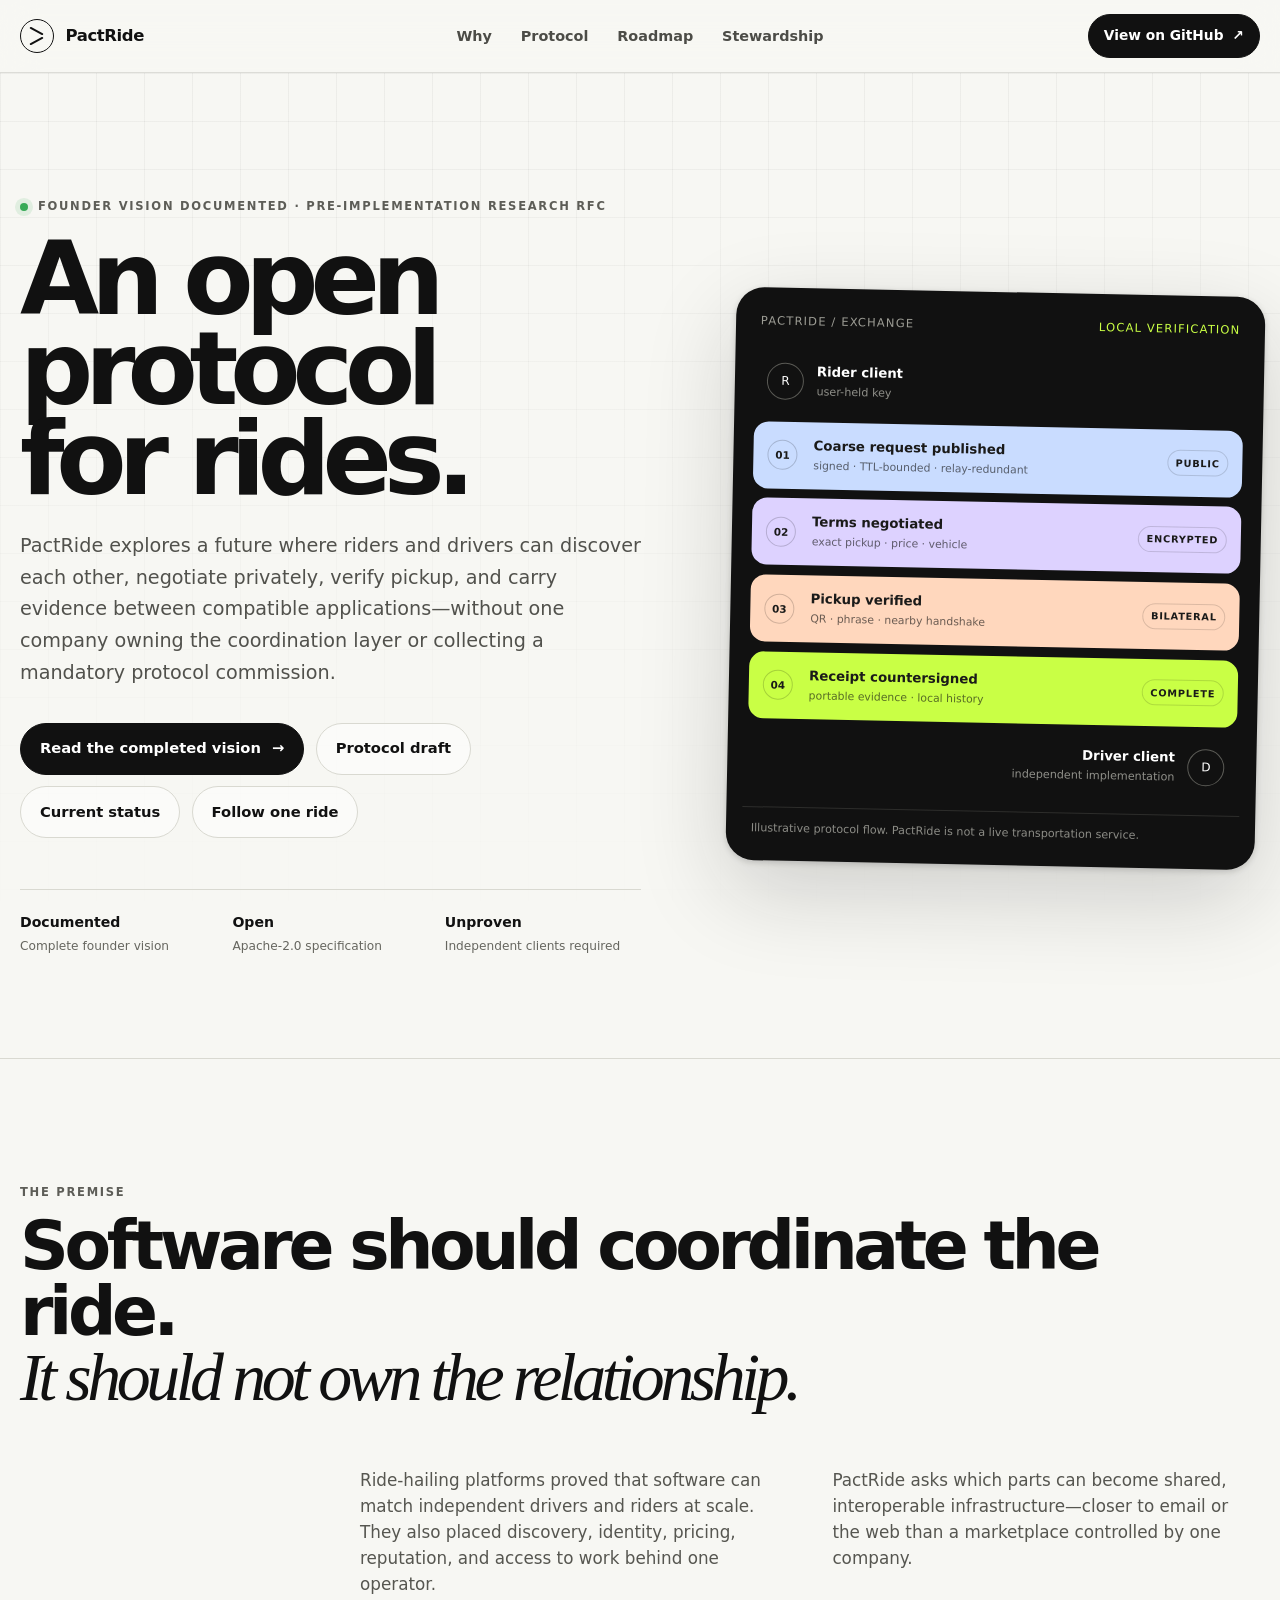
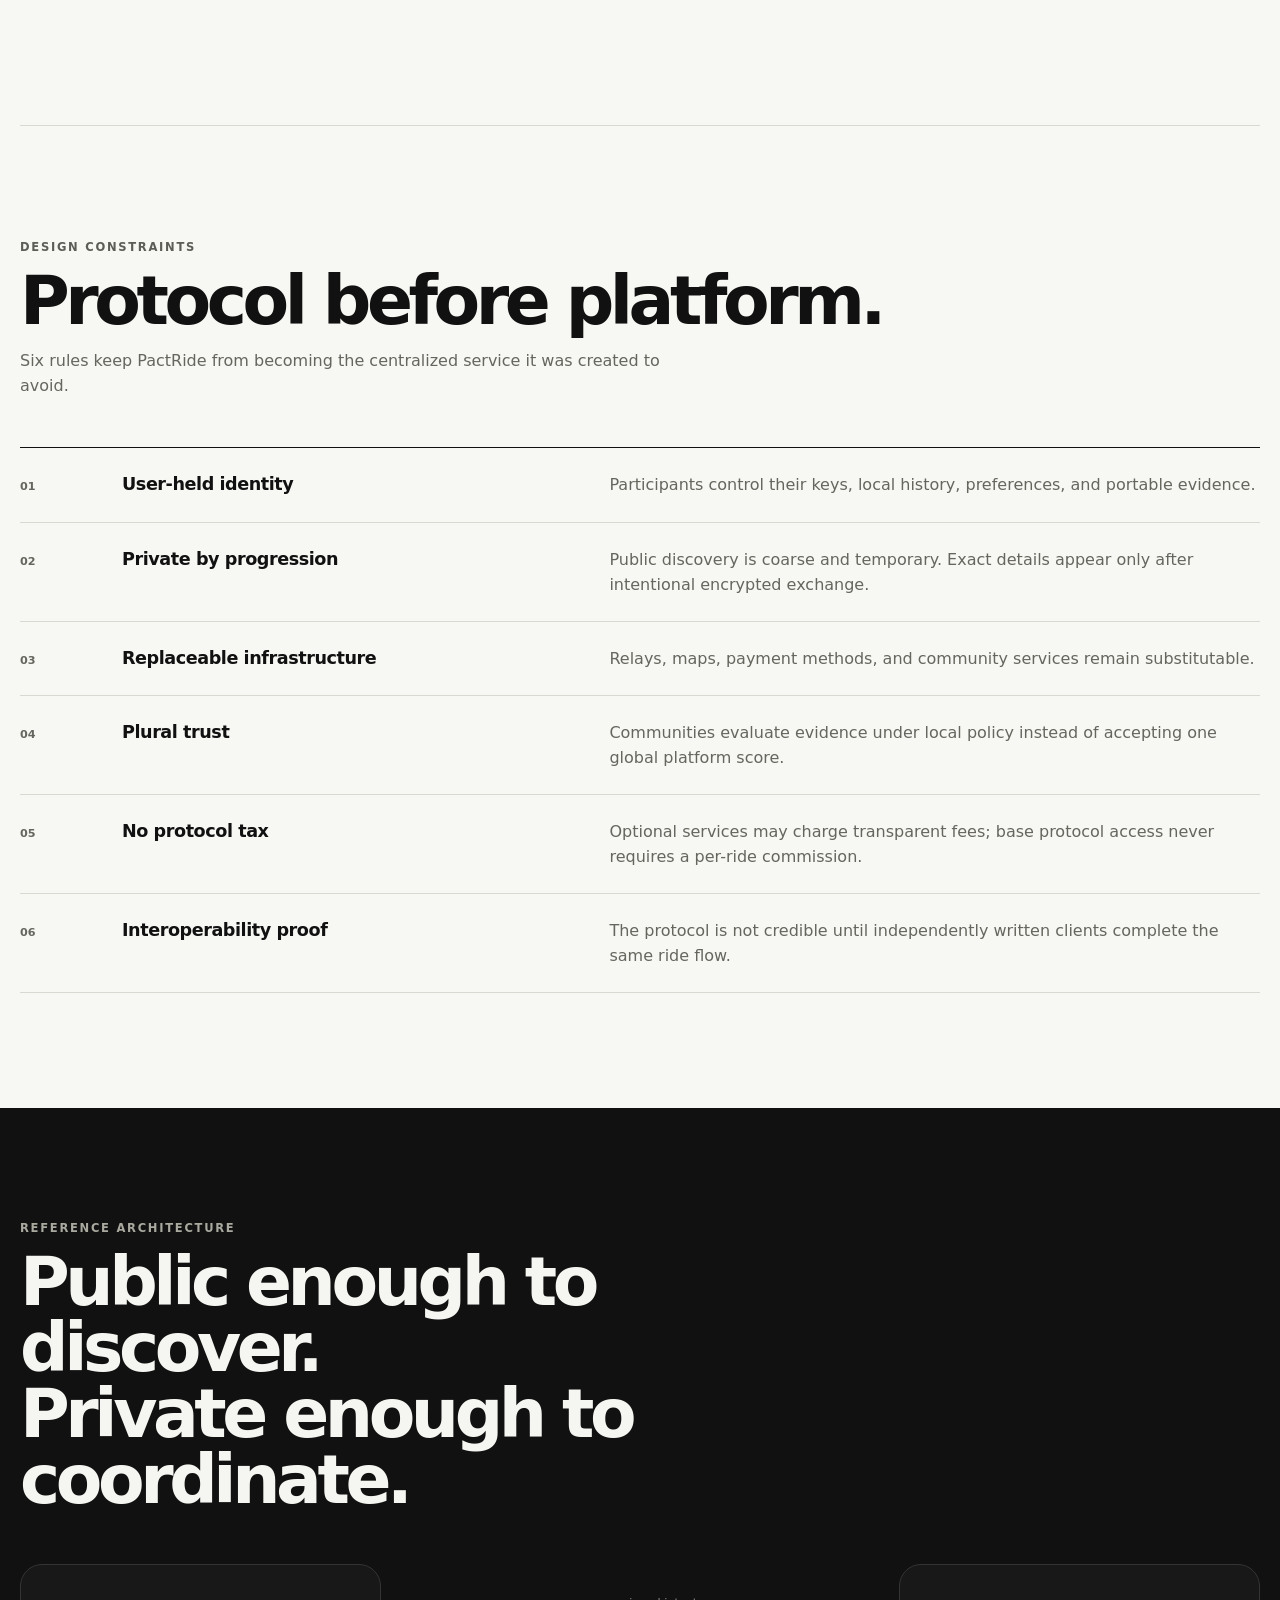
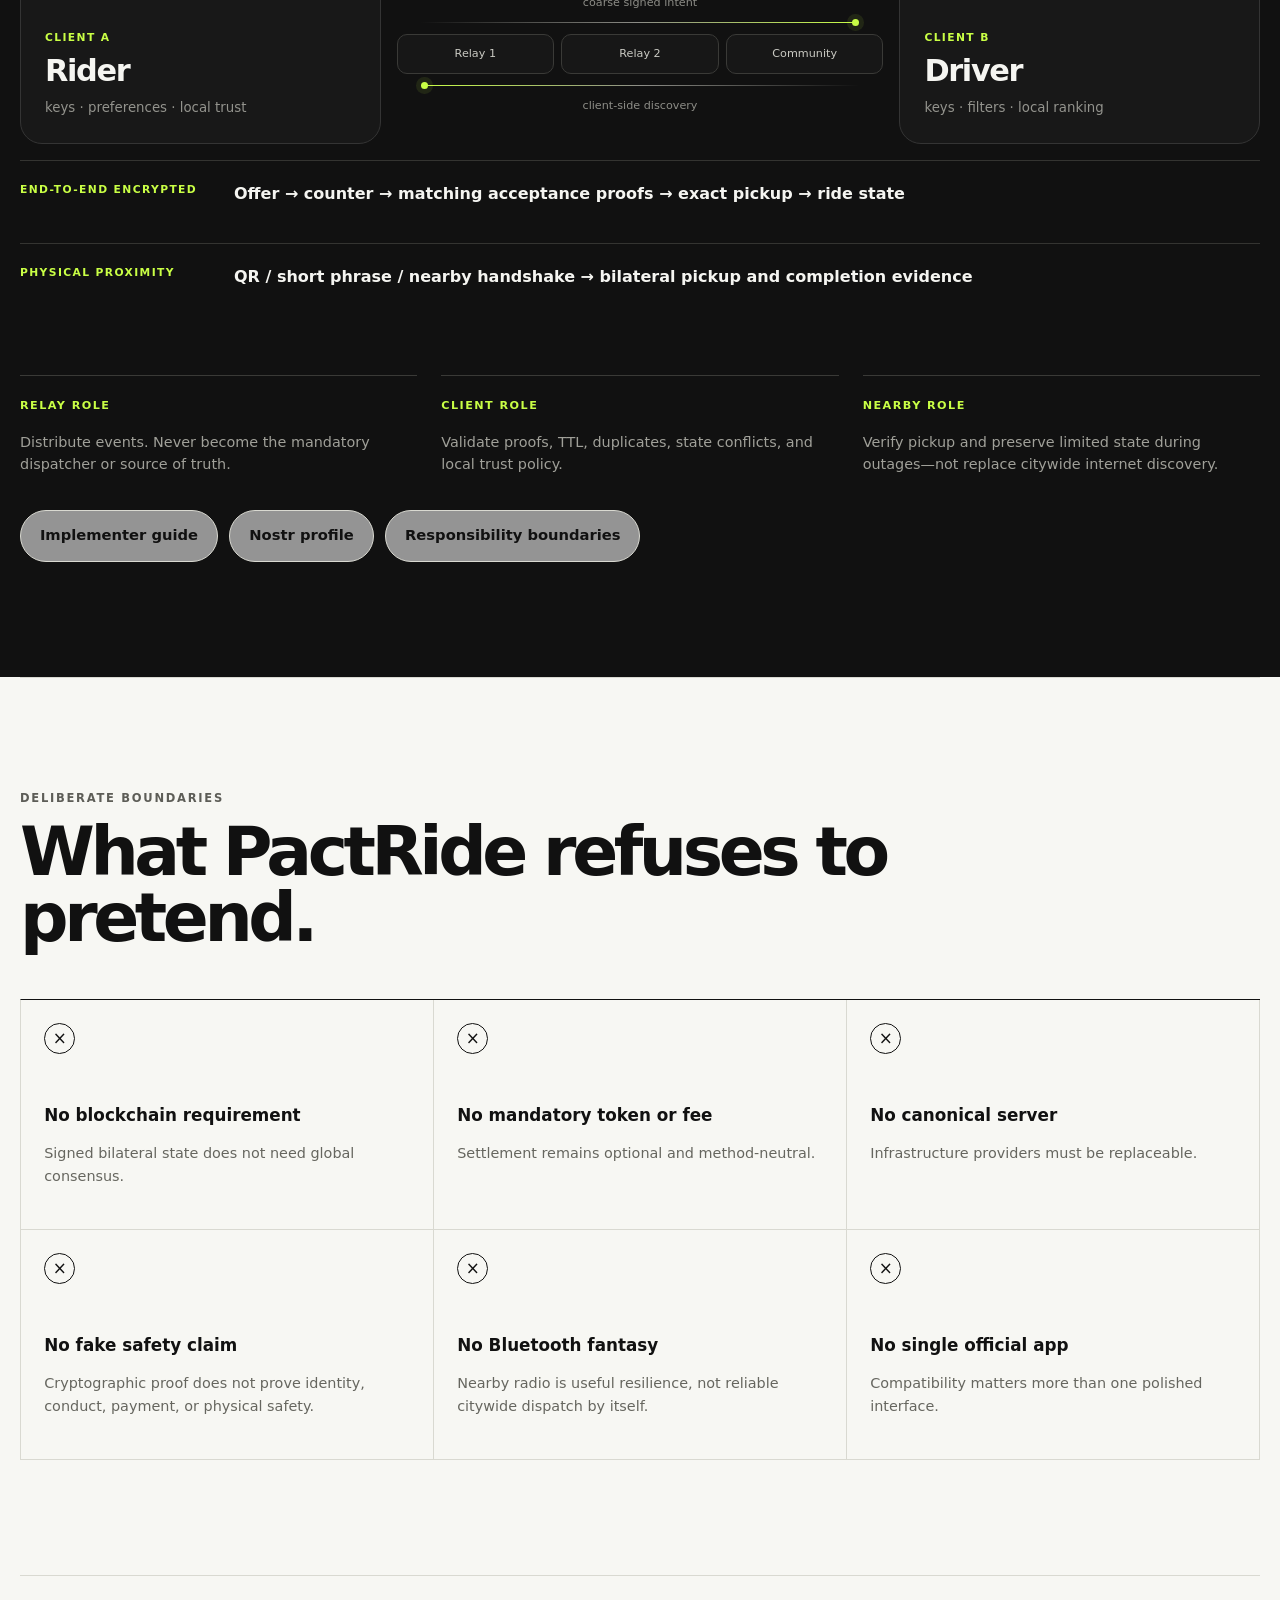
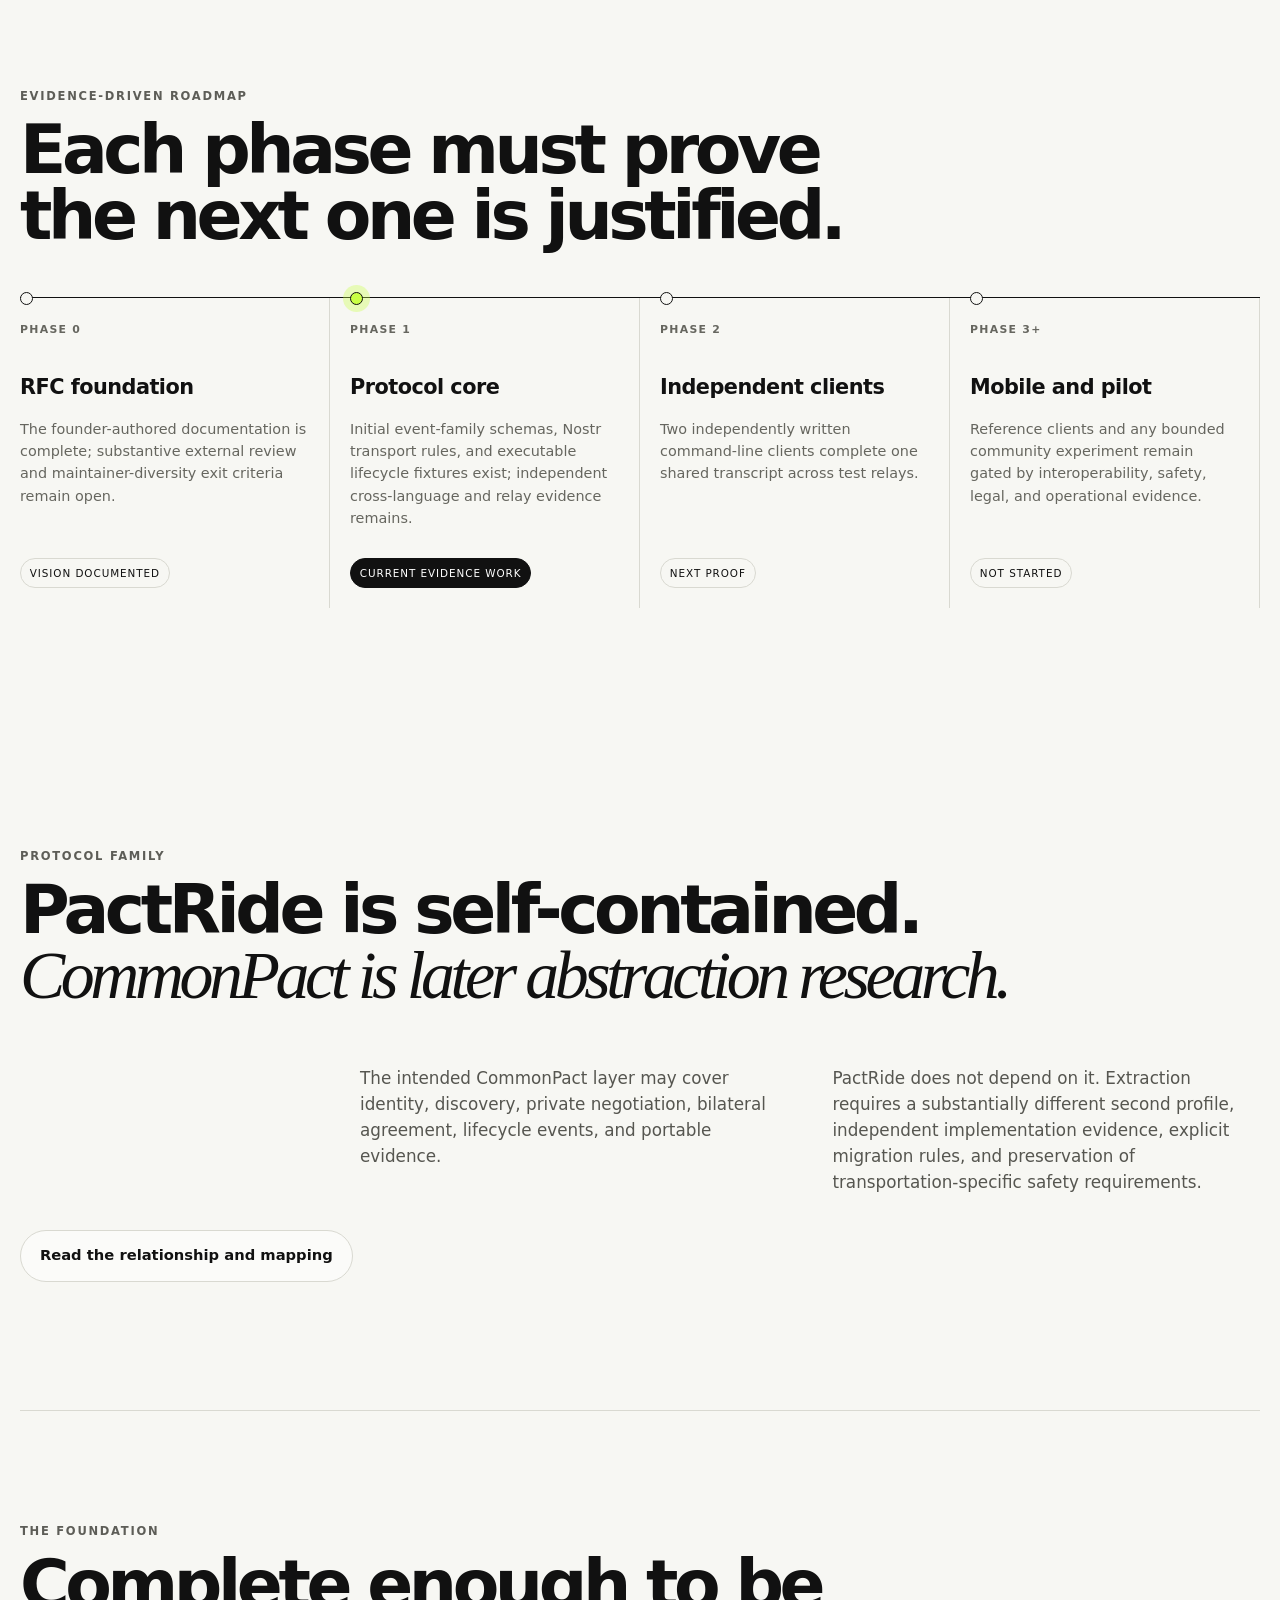
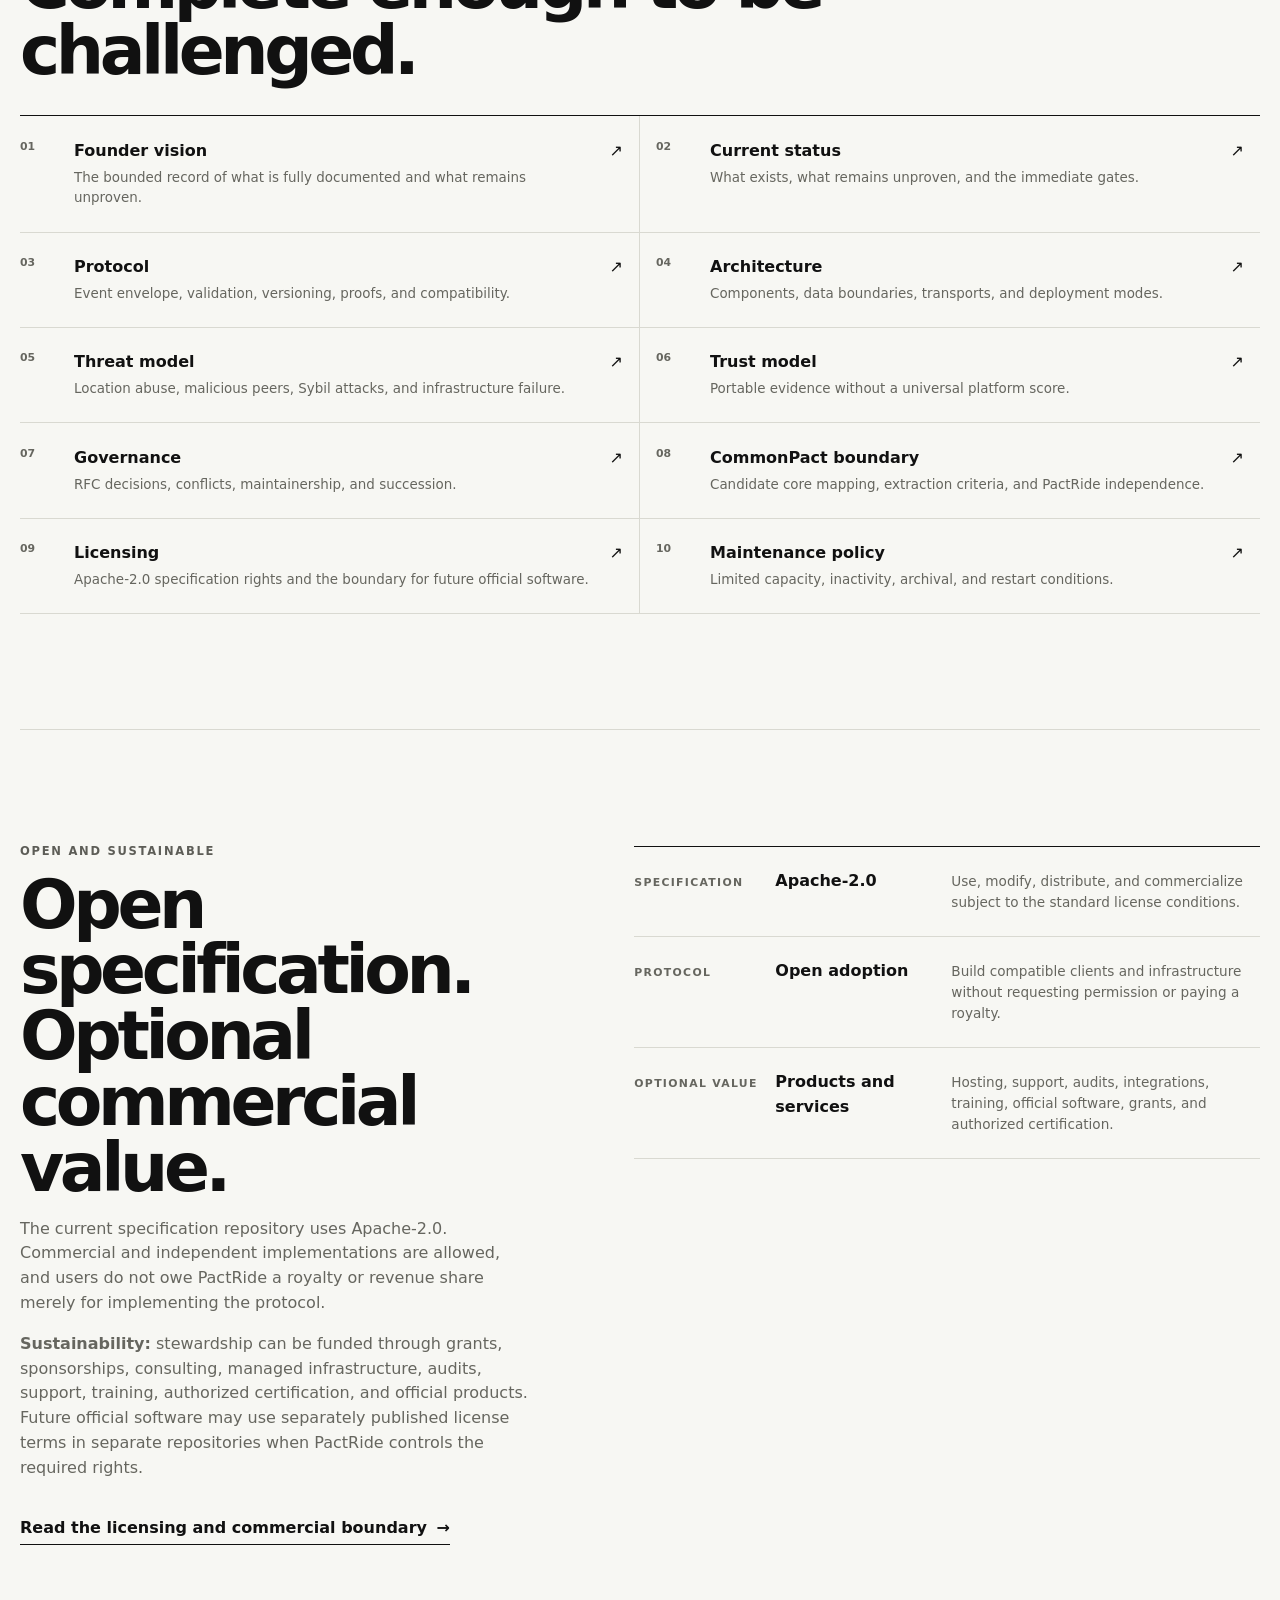
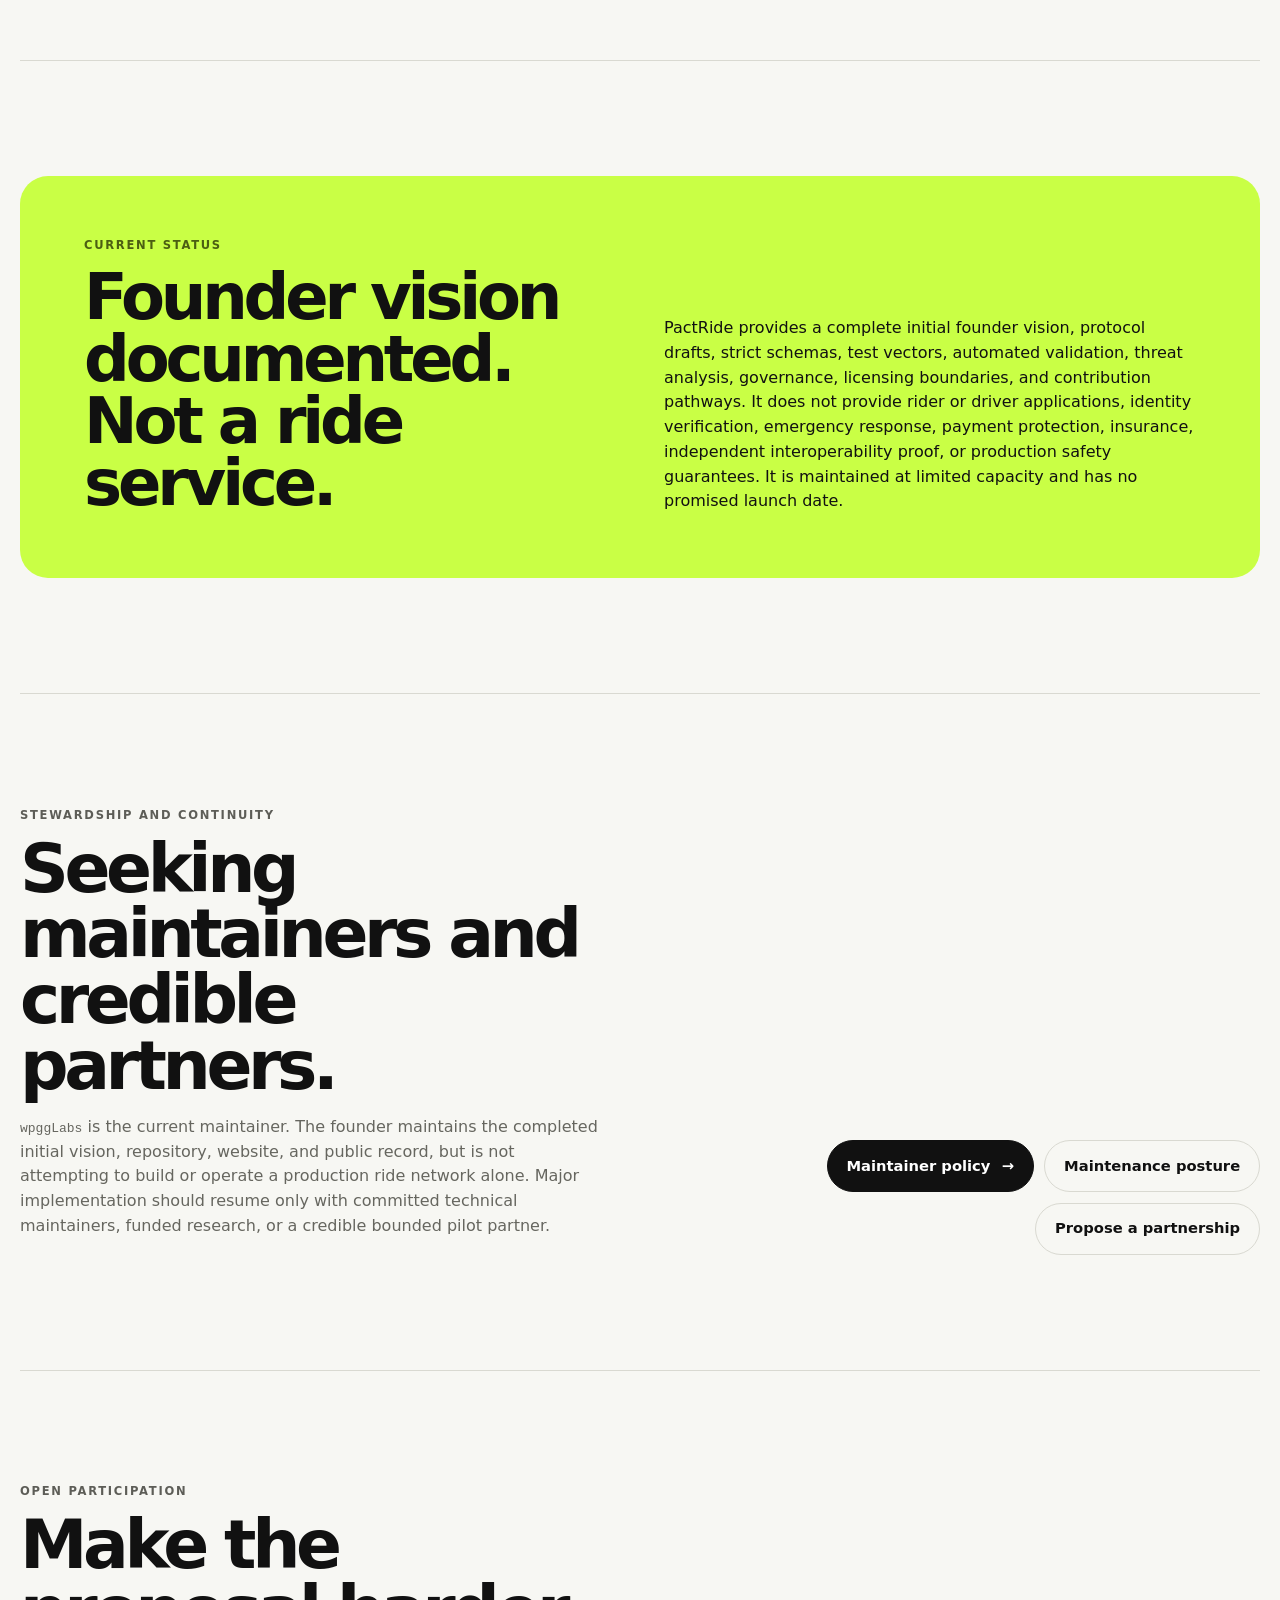
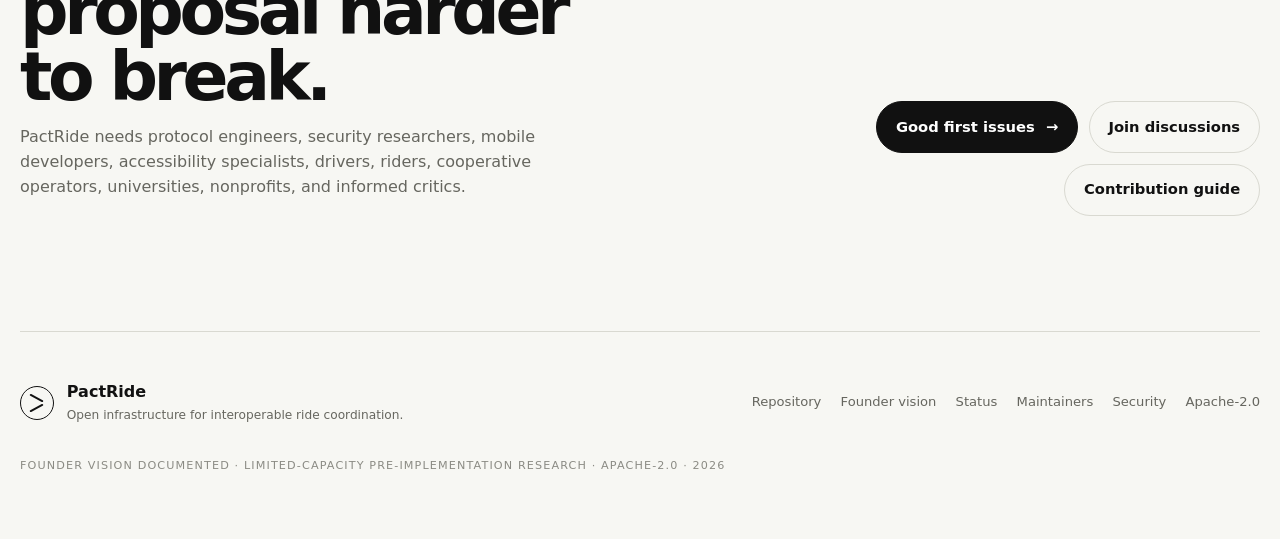
<file: docs/index.html>
<!doctype html>
<html lang="en">
<head>
  <meta charset="utf-8">
  <meta name="viewport" content="width=device-width, initial-scale=1">
  <title>PactRide — The open protocol for ride coordination</title>
  <meta name="description" content="PactRide is an Apache-2.0 licensed public protocol initiative with a fully documented founder vision and a pre-implementation machine-readable RFC for interoperable ride coordination.">
  <meta name="robots" content="index,follow,max-image-preview:large">
  <meta name="theme-color" content="#111111">
  <link rel="canonical" href="https://wpgglabs.github.io/PactRide/">
  <link rel="stylesheet" href="assets/styles.css">
  <meta property="og:type" content="website">
  <meta property="og:site_name" content="PactRide">
  <meta property="og:title" content="PactRide — The open protocol for ride coordination">
  <meta property="og:description" content="A fully documented founder vision and pre-implementation RFC for rider–driver discovery, private negotiation, pickup proof, and portable evidence—without one company owning the coordination layer.">
  <meta property="og:url" content="https://wpgglabs.github.io/PactRide/">
  <meta property="og:image" content="https://wpgglabs.github.io/PactRide/assets/pactride-vision-social.jpg">
  <meta property="og:image:width" content="1280">
  <meta property="og:image:height" content="640">
  <meta property="og:image:alt" content="PactRide: equal participants connected by a secure, non-central coordination path.">
  <meta name="twitter:card" content="summary_large_image">
  <meta name="twitter:title" content="PactRide — The open protocol for ride coordination">
  <meta name="twitter:description" content="Founder vision documented. An Apache-2.0 licensed, pre-implementation research RFC for interoperable ride coordination.">
  <meta name="twitter:image" content="https://wpgglabs.github.io/PactRide/assets/pactride-vision-social.jpg">
  <meta name="twitter:image:alt" content="PactRide: equal participants connected by a secure, non-central coordination path.">
  <script type="application/ld+json">
  {
    "@context": "https://schema.org",
    "@type": "TechArticle",
    "headline": "PactRide — The open protocol for ride coordination",
    "name": "PactRide",
    "url": "https://wpgglabs.github.io/PactRide/",
    "mainEntityOfPage": "https://wpgglabs.github.io/PactRide/",
    "isBasedOn": "https://github.com/wpggLabs/PactRide",
    "image": "https://wpgglabs.github.io/PactRide/assets/pactride-vision-social.jpg",
    "description": "An Apache-2.0 licensed public protocol initiative with a fully documented founder vision and a pre-implementation machine-readable RFC for interoperable ride coordination.",
    "license": "https://www.apache.org/licenses/LICENSE-2.0",
    "author": {
      "@type": "Organization",
      "name": "wpggLabs"
    },
    "dateModified": "2026-07-11",
    "keywords": "open mobility, rideshare, ride hailing, peer-to-peer, interoperability, Nostr, privacy, driver cooperative, Apache-2.0, transportation protocol"
  }
  </script>
</head>
<body>
  <a class="skip-link" href="#main">Skip to content</a>

  <header class="site-header">
    <div class="nav-shell">
      <a class="brand" href="#top" aria-label="PactRide home">
        <span class="brand-symbol" aria-hidden="true"><span></span><span></span></span>
        <span class="brand-name">PactRide</span>
      </a>
      <nav aria-label="Primary navigation">
        <a href="#why">Why</a>
        <a href="#protocol">Protocol</a>
        <a href="#roadmap">Roadmap</a>
        <a href="#stewardship">Stewardship</a>
      </nav>
      <a class="header-cta" href="https://github.com/wpggLabs/PactRide">View on GitHub <span aria-hidden="true">↗</span></a>
    </div>
  </header>

  <main id="main">
    <section class="hero" id="top">
      <div class="hero-grid"></div>
      <div class="hero-inner">
        <div class="hero-copy-block">
          <p class="kicker"><span class="pulse-dot"></span> Founder vision documented · Pre-implementation research RFC</p>
          <h1>An open protocol<br>for rides.</h1>
          <p class="hero-copy">PactRide explores a future where riders and drivers can discover each other, negotiate privately, verify pickup, and carry evidence between compatible applications—without one company owning the coordination layer or collecting a mandatory protocol commission.</p>
          <div class="hero-actions">
            <a class="button button-dark" href="https://github.com/wpggLabs/PactRide/blob/main/FOUNDER_VISION.md">Read the completed vision <span aria-hidden="true">→</span></a>
            <a class="button button-light" href="https://github.com/wpggLabs/PactRide/blob/main/PROTOCOL.md">Protocol draft</a>
            <a class="button button-light" href="https://github.com/wpggLabs/PactRide/blob/main/STATUS.md">Current status</a>
            <a class="button button-light" href="https://github.com/wpggLabs/PactRide/blob/main/examples/end-to-end-transcript.md">Follow one ride</a>
          </div>
          <div class="hero-proof" aria-label="PactRide project properties">
            <div><strong>Documented</strong><span>Complete founder vision</span></div>
            <div><strong>Open</strong><span>Apache-2.0 specification</span></div>
            <div><strong>Unproven</strong><span>Independent clients required</span></div>
          </div>
        </div>

        <div class="protocol-window" aria-label="Illustrative PactRide protocol exchange">
          <div class="window-top">
            <span>PactRide / exchange</span>
            <span class="window-status">local verification</span>
          </div>
          <div class="exchange">
            <div class="identity identity-rider">
              <span class="identity-icon">R</span>
              <div><strong>Rider client</strong><small>user-held key</small></div>
            </div>
            <div class="event event-public">
              <span class="event-index">01</span>
              <div><strong>Coarse request published</strong><small>signed · TTL-bounded · relay-redundant</small></div>
              <span class="event-state">public</span>
            </div>
            <div class="event event-private">
              <span class="event-index">02</span>
              <div><strong>Terms negotiated</strong><small>exact pickup · price · vehicle</small></div>
              <span class="event-state">encrypted</span>
            </div>
            <div class="event event-proof">
              <span class="event-index">03</span>
              <div><strong>Pickup verified</strong><small>QR · phrase · nearby handshake</small></div>
              <span class="event-state">bilateral</span>
            </div>
            <div class="event event-receipt">
              <span class="event-index">04</span>
              <div><strong>Receipt countersigned</strong><small>portable evidence · local history</small></div>
              <span class="event-state">complete</span>
            </div>
            <div class="identity identity-driver">
              <span class="identity-icon">D</span>
              <div><strong>Driver client</strong><small>independent implementation</small></div>
            </div>
          </div>
          <div class="window-note">Illustrative protocol flow. PactRide is not a live transportation service.</div>
        </div>
      </div>
    </section>

    <section class="statement" id="why">
      <p class="section-kicker">The premise</p>
      <h2>Software should coordinate the ride.<br><em>It should not own the relationship.</em></h2>
      <div class="statement-grid">
        <p>Ride-hailing platforms proved that software can match independent drivers and riders at scale. They also placed discovery, identity, pricing, reputation, and access to work behind one operator.</p>
        <p>PactRide asks which parts can become shared, interoperable infrastructure—closer to email or the web than a marketplace controlled by one company.</p>
      </div>
    </section>

    <section class="principles-section">
      <div class="section-heading">
        <p class="section-kicker">Design constraints</p>
        <h2>Protocol before platform.</h2>
        <p>Six rules keep PactRide from becoming the centralized service it was created to avoid.</p>
      </div>
      <div class="principle-list">
        <article><span>01</span><h3>User-held identity</h3><p>Participants control their keys, local history, preferences, and portable evidence.</p></article>
        <article><span>02</span><h3>Private by progression</h3><p>Public discovery is coarse and temporary. Exact details appear only after intentional encrypted exchange.</p></article>
        <article><span>03</span><h3>Replaceable infrastructure</h3><p>Relays, maps, payment methods, and community services remain substitutable.</p></article>
        <article><span>04</span><h3>Plural trust</h3><p>Communities evaluate evidence under local policy instead of accepting one global platform score.</p></article>
        <article><span>05</span><h3>No protocol tax</h3><p>Optional services may charge transparent fees; base protocol access never requires a per-ride commission.</p></article>
        <article><span>06</span><h3>Interoperability proof</h3><p>The protocol is not credible until independently written clients complete the same ride flow.</p></article>
      </div>
    </section>

    <section class="protocol-section" id="protocol">
      <div class="section-heading inverse">
        <p class="section-kicker">Reference architecture</p>
        <h2>Public enough to discover.<br>Private enough to coordinate.</h2>
      </div>

      <div class="system-map">
        <div class="system-node system-client">
          <span class="node-label">Client A</span>
          <strong>Rider</strong>
          <small>keys · preferences · local trust</small>
        </div>
        <div class="system-path system-path-public">
          <span>coarse signed intent</span>
          <div class="path-line"><i></i></div>
          <div class="relay-cloud">
            <span>Relay 1</span><span>Relay 2</span><span>Community</span>
          </div>
          <div class="path-line reverse"><i></i></div>
          <span>client-side discovery</span>
        </div>
        <div class="system-node system-client">
          <span class="node-label">Client B</span>
          <strong>Driver</strong>
          <small>keys · filters · local ranking</small>
        </div>
        <div class="private-rail">
          <span class="rail-label">End-to-end encrypted</span>
          <strong>Offer → counter → matching acceptance proofs → exact pickup → ride state</strong>
        </div>
        <div class="proof-rail">
          <span class="rail-label">Physical proximity</span>
          <strong>QR / short phrase / nearby handshake → bilateral pickup and completion evidence</strong>
        </div>
      </div>

      <div class="architecture-notes">
        <div><span>Relay role</span><p>Distribute events. Never become the mandatory dispatcher or source of truth.</p></div>
        <div><span>Client role</span><p>Validate proofs, TTL, duplicates, state conflicts, and local trust policy.</p></div>
        <div><span>Nearby role</span><p>Verify pickup and preserve limited state during outages—not replace citywide internet discovery.</p></div>
      </div>
      <div class="hero-actions">
        <a class="button button-light" href="https://github.com/wpggLabs/PactRide/blob/main/IMPLEMENTATION_GUIDE.md">Implementer guide</a>
        <a class="button button-light" href="https://github.com/wpggLabs/PactRide/blob/main/NOSTR_PROFILE.md">Nostr profile</a>
        <a class="button button-light" href="https://github.com/wpggLabs/PactRide/blob/main/RESPONSIBILITY_BOUNDARIES.md">Responsibility boundaries</a>
      </div>
    </section>

    <section class="boundaries-section">
      <div class="section-heading">
        <p class="section-kicker">Deliberate boundaries</p>
        <h2>What PactRide refuses to pretend.</h2>
      </div>
      <div class="boundary-grid">
        <div><span class="boundary-mark">×</span><strong>No blockchain requirement</strong><p>Signed bilateral state does not need global consensus.</p></div>
        <div><span class="boundary-mark">×</span><strong>No mandatory token or fee</strong><p>Settlement remains optional and method-neutral.</p></div>
        <div><span class="boundary-mark">×</span><strong>No canonical server</strong><p>Infrastructure providers must be replaceable.</p></div>
        <div><span class="boundary-mark">×</span><strong>No fake safety claim</strong><p>Cryptographic proof does not prove identity, conduct, payment, or physical safety.</p></div>
        <div><span class="boundary-mark">×</span><strong>No Bluetooth fantasy</strong><p>Nearby radio is useful resilience, not reliable citywide dispatch by itself.</p></div>
        <div><span class="boundary-mark">×</span><strong>No single official app</strong><p>Compatibility matters more than one polished interface.</p></div>
      </div>
    </section>

    <section class="roadmap-section" id="roadmap">
      <div class="section-heading">
        <p class="section-kicker">Evidence-driven roadmap</p>
        <h2>Each phase must prove the next one is justified.</h2>
      </div>
      <div class="roadmap-line">
        <article class="phase"><span>Phase 0</span><h3>RFC foundation</h3><p>The founder-authored documentation is complete; substantive external review and maintainer-diversity exit criteria remain open.</p><small>Vision documented</small></article>
        <article class="phase phase-active"><span>Phase 1</span><h3>Protocol core</h3><p>Initial event-family schemas, Nostr transport rules, and executable lifecycle fixtures exist; independent cross-language and relay evidence remains.</p><small>Current evidence work</small></article>
        <article class="phase"><span>Phase 2</span><h3>Independent clients</h3><p>Two independently written command-line clients complete one shared transcript across test relays.</p><small>Next proof</small></article>
        <article class="phase"><span>Phase 3+</span><h3>Mobile and pilot</h3><p>Reference clients and any bounded community experiment remain gated by interoperability, safety, legal, and operational evidence.</p><small>Not started</small></article>
      </div>
    </section>

    <section class="statement" id="commonpact">
      <p class="section-kicker">Protocol family</p>
      <h2>PactRide is self-contained.<br><em>CommonPact is later abstraction research.</em></h2>
      <div class="statement-grid">
        <p>The intended CommonPact layer may cover identity, discovery, private negotiation, bilateral agreement, lifecycle events, and portable evidence.</p>
        <p>PactRide does not depend on it. Extraction requires a substantially different second profile, independent implementation evidence, explicit migration rules, and preservation of transportation-specific safety requirements.</p>
      </div>
      <div class="hero-actions">
        <a class="button button-light" href="https://github.com/wpggLabs/PactRide/blob/main/COMMONPACT_RELATIONSHIP.md">Read the relationship and mapping</a>
      </div>
    </section>

    <section class="docs-section">
      <div class="section-heading compact">
        <p class="section-kicker">The foundation</p>
        <h2>Complete enough to be challenged.</h2>
      </div>
      <div class="docs-grid">
        <a href="https://github.com/wpggLabs/PactRide/blob/main/FOUNDER_VISION.md"><span>01</span><div><strong>Founder vision</strong><p>The bounded record of what is fully documented and what remains unproven.</p></div><i>↗</i></a>
        <a href="https://github.com/wpggLabs/PactRide/blob/main/STATUS.md"><span>02</span><div><strong>Current status</strong><p>What exists, what remains unproven, and the immediate gates.</p></div><i>↗</i></a>
        <a href="https://github.com/wpggLabs/PactRide/blob/main/PROTOCOL.md"><span>03</span><div><strong>Protocol</strong><p>Event envelope, validation, versioning, proofs, and compatibility.</p></div><i>↗</i></a>
        <a href="https://github.com/wpggLabs/PactRide/blob/main/ARCHITECTURE.md"><span>04</span><div><strong>Architecture</strong><p>Components, data boundaries, transports, and deployment modes.</p></div><i>↗</i></a>
        <a href="https://github.com/wpggLabs/PactRide/blob/main/THREAT_MODEL.md"><span>05</span><div><strong>Threat model</strong><p>Location abuse, malicious peers, Sybil attacks, and infrastructure failure.</p></div><i>↗</i></a>
        <a href="https://github.com/wpggLabs/PactRide/blob/main/TRUST_AND_REPUTATION.md"><span>06</span><div><strong>Trust model</strong><p>Portable evidence without a universal platform score.</p></div><i>↗</i></a>
        <a href="https://github.com/wpggLabs/PactRide/blob/main/GOVERNANCE.md"><span>07</span><div><strong>Governance</strong><p>RFC decisions, conflicts, maintainership, and succession.</p></div><i>↗</i></a>
        <a href="https://github.com/wpggLabs/PactRide/blob/main/COMMONPACT_RELATIONSHIP.md"><span>08</span><div><strong>CommonPact boundary</strong><p>Candidate core mapping, extraction criteria, and PactRide independence.</p></div><i>↗</i></a>
        <a href="https://github.com/wpggLabs/PactRide/blob/main/LICENSING.md"><span>09</span><div><strong>Licensing</strong><p>Apache-2.0 specification rights and the boundary for future official software.</p></div><i>↗</i></a>
        <a href="https://github.com/wpggLabs/PactRide/blob/main/MAINTENANCE.md"><span>10</span><div><strong>Maintenance policy</strong><p>Limited capacity, inactivity, archival, and restart conditions.</p></div><i>↗</i></a>
      </div>
    </section>

    <section class="sustainability-section" id="sustainability">
      <div class="sustainability-copy">
        <p class="section-kicker">Open and sustainable</p>
        <h2>Open specification. Optional commercial value.</h2>
        <p>The current specification repository uses Apache-2.0. Commercial and independent implementations are allowed, and users do not owe PactRide a royalty or revenue share merely for implementing the protocol.</p>
        <p><strong>Sustainability:</strong> stewardship can be funded through grants, sponsorships, consulting, managed infrastructure, audits, support, training, authorized certification, and official products. Future official software may use separately published license terms in separate repositories when PactRide controls the required rights.</p>
        <a class="text-link" href="https://github.com/wpggLabs/PactRide/blob/main/LICENSING.md">Read the licensing and commercial boundary <span aria-hidden="true">→</span></a>
      </div>
      <div class="sustainability-model">
        <div><span>Specification</span><strong>Apache-2.0</strong><p>Use, modify, distribute, and commercialize subject to the standard license conditions.</p></div>
        <div><span>Protocol</span><strong>Open adoption</strong><p>Build compatible clients and infrastructure without requesting permission or paying a royalty.</p></div>
        <div><span>Optional value</span><strong>Products and services</strong><p>Hosting, support, audits, integrations, training, official software, grants, and authorized certification.</p></div>
      </div>
    </section>

    <section class="status-section">
      <div class="status-card">
        <div>
          <p class="section-kicker">Current status</p>
          <h2>Founder vision documented.<br>Not a ride service.</h2>
        </div>
        <p>PactRide provides a complete initial founder vision, protocol drafts, strict schemas, test vectors, automated validation, threat analysis, governance, licensing boundaries, and contribution pathways. It does not provide rider or driver applications, identity verification, emergency response, payment protection, insurance, independent interoperability proof, or production safety guarantees. It is maintained at limited capacity and has no promised launch date.</p>
      </div>
    </section>

    <section class="contribute-section" id="stewardship">
      <div>
        <p class="section-kicker">Stewardship and continuity</p>
        <h2>Seeking maintainers and credible partners.</h2>
        <p><code>wpggLabs</code> is the current maintainer. The founder maintains the completed initial vision, repository, website, and public record, but is not attempting to build or operate a production ride network alone. Major implementation should resume only with committed technical maintainers, funded research, or a credible bounded pilot partner.</p>
      </div>
      <div class="contribute-actions">
        <a class="button button-dark" href="https://github.com/wpggLabs/PactRide/blob/main/MAINTAINERS.md">Maintainer policy <span aria-hidden="true">→</span></a>
        <a class="button button-outline" href="https://github.com/wpggLabs/PactRide/blob/main/MAINTENANCE.md">Maintenance posture</a>
        <a class="button button-outline" href="https://github.com/wpggLabs/PactRide/issues/new">Propose a partnership</a>
      </div>
    </section>

    <section class="contribute-section" id="contribute">
      <div>
        <p class="section-kicker">Open participation</p>
        <h2>Make the proposal harder to break.</h2>
        <p>PactRide needs protocol engineers, security researchers, mobile developers, accessibility specialists, drivers, riders, cooperative operators, universities, nonprofits, and informed critics.</p>
      </div>
      <div class="contribute-actions">
        <a class="button button-dark" href="https://github.com/wpggLabs/PactRide/issues?q=is%3Aissue+is%3Aopen+label%3A%22good+first+issue%22">Good first issues <span aria-hidden="true">→</span></a>
        <a class="button button-outline" href="https://github.com/wpggLabs/PactRide/discussions">Join discussions</a>
        <a class="button button-outline" href="https://github.com/wpggLabs/PactRide/blob/main/CONTRIBUTING.md">Contribution guide</a>
      </div>
    </section>
  </main>

  <footer>
    <div class="footer-brand">
      <span class="brand-symbol" aria-hidden="true"><span></span><span></span></span>
      <div><strong>PactRide</strong><p>Open infrastructure for interoperable ride coordination.</p></div>
    </div>
    <div class="footer-links">
      <a href="https://github.com/wpggLabs/PactRide">Repository</a>
      <a href="https://github.com/wpggLabs/PactRide/blob/main/FOUNDER_VISION.md">Founder vision</a>
      <a href="https://github.com/wpggLabs/PactRide/blob/main/STATUS.md">Status</a>
      <a href="https://github.com/wpggLabs/PactRide/blob/main/MAINTAINERS.md">Maintainers</a>
      <a href="https://github.com/wpggLabs/PactRide/blob/main/SECURITY.md">Security</a>
      <a href="https://github.com/wpggLabs/PactRide/blob/main/LICENSE">Apache-2.0</a>
    </div>
    <p class="footer-status">Founder vision documented · Limited-capacity pre-implementation research · Apache-2.0 · 2026</p>
  </footer>
</body>
</html>
</file>
<file: docs/assets/styles.css>
:root {
  color-scheme: light;
  --ink: #111111;
  --ink-soft: #242424;
  --paper: #f7f7f3;
  --paper-deep: #efefe9;
  --white: #ffffff;
  --muted: #66665f;
  --line: #d9d9d1;
  --line-dark: #343434;
  --acid: #c9ff45;
  --blue: #c9dcff;
  --lavender: #ddd2ff;
  --peach: #ffd7bd;
  --max: 1240px;
  --radius: 22px;
  font-family: Inter, ui-sans-serif, system-ui, -apple-system, BlinkMacSystemFont, "Segoe UI", sans-serif;
  font-synthesis: none;
}

* { box-sizing: border-box; }
html { scroll-behavior: smooth; }
body {
  margin: 0;
  background: var(--paper);
  color: var(--ink);
  line-height: 1.55;
  -webkit-font-smoothing: antialiased;
  text-rendering: optimizeLegibility;
}
a { color: inherit; text-decoration: none; }
a:focus-visible { outline: 3px solid #5d45ff; outline-offset: 4px; border-radius: 5px; }
::selection { background: var(--acid); color: var(--ink); }

.skip-link {
  position: fixed;
  top: -60px;
  left: 1rem;
  z-index: 100;
  background: var(--ink);
  color: var(--white);
  padding: .7rem 1rem;
  border-radius: 8px;
}
.skip-link:focus { top: 1rem; }

.site-header {
  position: sticky;
  top: 0;
  z-index: 50;
  background: rgba(247,247,243,.88);
  border-bottom: 1px solid rgba(17,17,17,.12);
  backdrop-filter: blur(18px);
}
.nav-shell {
  width: min(calc(100% - 2.5rem), var(--max));
  min-height: 72px;
  margin: 0 auto;
  display: grid;
  grid-template-columns: 1fr auto 1fr;
  align-items: center;
  gap: 2rem;
}
.brand { display: inline-flex; align-items: center; gap: .72rem; width: max-content; font-weight: 760; letter-spacing: -.025em; }
.brand-name { font-size: 1.03rem; }
.brand-symbol {
  width: 34px;
  height: 34px;
  position: relative;
  display: inline-block;
  border: 1.5px solid var(--ink);
  border-radius: 50%;
}
.brand-symbol span { position: absolute; display: block; background: var(--ink); border-radius: 99px; }
.brand-symbol span:first-child { width: 15px; height: 2px; left: 8px; top: 10px; transform: rotate(28deg); }
.brand-symbol span:last-child { width: 15px; height: 2px; left: 8px; bottom: 10px; transform: rotate(-28deg); }
nav { display: flex; align-items: center; gap: 1.8rem; color: #4c4c47; font-size: .9rem; font-weight: 560; }
nav a, .footer-links a { transition: color .16s ease; }
nav a:hover, .footer-links a:hover { color: #000; }
.header-cta {
  justify-self: end;
  display: inline-flex;
  align-items: center;
  gap: .55rem;
  padding: .64rem .95rem;
  border: 1px solid var(--ink);
  border-radius: 999px;
  font-size: .86rem;
  font-weight: 680;
  background: var(--ink);
  color: var(--white);
  transition: transform .16s ease, background .16s ease;
}
.header-cta:hover { transform: translateY(-1px); background: #2c2c2c; }

main > section, footer { width: min(calc(100% - 2.5rem), var(--max)); margin-inline: auto; }
.hero {
  width: 100%;
  max-width: none;
  min-height: calc(100vh - 72px);
  display: grid;
  align-items: center;
  position: relative;
  overflow: hidden;
  background: var(--paper);
  border-bottom: 1px solid var(--line);
}
.hero-grid {
  position: absolute;
  inset: 0;
  pointer-events: none;
  background-image:
    linear-gradient(rgba(17,17,17,.045) 1px, transparent 1px),
    linear-gradient(90deg, rgba(17,17,17,.045) 1px, transparent 1px);
  background-size: 48px 48px;
  mask-image: linear-gradient(to bottom, #000 0%, transparent 88%);
}
.hero-inner {
  width: min(calc(100% - 2.5rem), var(--max));
  margin: 0 auto;
  padding: clamp(5rem, 10vw, 9rem) 0 clamp(4rem, 8vw, 7rem);
  display: grid;
  grid-template-columns: minmax(0, 1.08fr) minmax(420px, .92fr);
  gap: clamp(3rem, 7vw, 7rem);
  align-items: center;
  position: relative;
}
.kicker, .section-kicker {
  margin: 0;
  display: flex;
  align-items: center;
  gap: .62rem;
  font-size: .72rem;
  line-height: 1;
  font-weight: 780;
  letter-spacing: .15em;
  text-transform: uppercase;
  color: #5d5d57;
}
.pulse-dot { width: 8px; height: 8px; border-radius: 50%; background: #38aa57; box-shadow: 0 0 0 5px rgba(56,170,87,.12); }
h1 {
  margin: 1.35rem 0 1.6rem;
  max-width: 760px;
  font-size: clamp(4.2rem, 8vw, 8.2rem);
  line-height: .88;
  letter-spacing: -.08em;
  font-weight: 720;
}
h2 {
  margin: .9rem 0 1rem;
  font-size: clamp(2.7rem, 5.3vw, 5.7rem);
  line-height: .97;
  letter-spacing: -.065em;
  font-weight: 680;
}
h2 em { font-family: Georgia, "Times New Roman", serif; font-weight: 400; }
h3 { margin: 0; letter-spacing: -.025em; }
.hero-copy { max-width: 690px; margin: 0; color: #51514c; font-size: clamp(1.08rem, 1.5vw, 1.28rem); line-height: 1.65; }
.hero-actions { display: flex; flex-wrap: wrap; gap: .72rem; margin-top: 2.15rem; }
.button {
  min-height: 52px;
  display: inline-flex;
  align-items: center;
  justify-content: center;
  gap: .7rem;
  padding: .8rem 1.18rem;
  border-radius: 999px;
  font-size: .92rem;
  font-weight: 680;
  transition: transform .16s ease, background .16s ease, color .16s ease, border-color .16s ease;
}
.button:hover { transform: translateY(-2px); }
.button-dark { background: var(--ink); color: var(--white); border: 1px solid var(--ink); }
.button-dark:hover { background: #2a2a2a; }
.button-light { background: rgba(255,255,255,.55); color: var(--ink); border: 1px solid var(--line); }
.button-light:hover, .button-outline:hover { border-color: #8b8b83; background: var(--white); }
.button-outline { border: 1px solid var(--line); background: transparent; }
.hero-proof { margin-top: 3.2rem; padding-top: 1.35rem; border-top: 1px solid var(--line); display: grid; grid-template-columns: repeat(3, 1fr); gap: 1rem; max-width: 660px; }
.hero-proof strong, .hero-proof span { display: block; }
.hero-proof strong { font-size: .88rem; }
.hero-proof span { margin-top: .18rem; color: var(--muted); font-size: .76rem; }

.protocol-window {
  background: #111;
  color: #fff;
  border-radius: 28px;
  padding: 1rem;
  box-shadow: 0 30px 90px rgba(20,20,20,.18), 0 2px 6px rgba(0,0,0,.16);
  transform: rotate(1.15deg);
}
.window-top { display: flex; justify-content: space-between; gap: 1rem; align-items: center; padding: .55rem .55rem 1rem; color: #9d9d95; font-size: .72rem; text-transform: uppercase; letter-spacing: .1em; }
.window-status { color: var(--acid); }
.exchange { padding: .25rem; display: grid; gap: .62rem; }
.identity { display: flex; align-items: center; gap: .8rem; padding: .7rem .75rem; }
.identity-driver { justify-self: end; flex-direction: row-reverse; text-align: right; }
.identity-icon { display: grid; place-items: center; width: 37px; height: 37px; border: 1px solid #5a5a55; border-radius: 50%; font-size: .75rem; }
.identity strong, .identity small { display: block; }
.identity strong { font-size: .83rem; }
.identity small { color: #8f8f89; font-size: .7rem; margin-top: .05rem; }
.event { display: grid; grid-template-columns: 34px 1fr auto; align-items: center; gap: .75rem; padding: .88rem; border-radius: 15px; color: #1a1a19; }
.event-index { display: grid; place-items: center; width: 30px; height: 30px; border: 1px solid rgba(0,0,0,.18); border-radius: 50%; font-size: .65rem; font-weight: 750; }
.event strong, .event small { display: block; }
.event strong { font-size: .83rem; }
.event small { color: rgba(17,17,17,.62); font-size: .68rem; margin-top: .08rem; }
.event-state { padding: .28rem .48rem; border: 1px solid rgba(0,0,0,.14); border-radius: 999px; font-size: .61rem; font-weight: 730; text-transform: uppercase; letter-spacing: .08em; }
.event-public { background: var(--blue); }
.event-private { background: var(--lavender); }
.event-proof { background: var(--peach); }
.event-receipt { background: var(--acid); }
.window-note { margin-top: .8rem; padding: .8rem .55rem .45rem; border-top: 1px solid #2d2d2b; color: #8c8c86; font-size: .7rem; }

.statement { padding: clamp(6rem, 10vw, 10rem) 0; }
.statement h2 { max-width: 1100px; }
.statement-grid { max-width: 900px; margin: 3.5rem 0 0 auto; display: grid; grid-template-columns: 1fr 1fr; gap: 2.8rem; color: #565650; font-size: 1.05rem; }
.statement-grid p { margin: 0; }

.principles-section, .boundaries-section, .roadmap-section, .docs-section, .status-section, .contribute-section, .sustainability-section { padding: clamp(5.5rem, 9vw, 9rem) 0; border-top: 1px solid var(--line); }
.section-heading { max-width: 880px; margin-bottom: 3rem; }
.section-heading > p:last-child { max-width: 660px; color: var(--muted); font-size: 1rem; }
.section-heading.compact { margin-bottom: 2rem; }
.principle-list { border-top: 1px solid var(--ink); }
.principle-list article { display: grid; grid-template-columns: 70px minmax(220px, .7fr) 1fr; gap: 2rem; align-items: baseline; padding: 1.45rem 0; border-bottom: 1px solid var(--line); }
.principle-list article > span { font-size: .7rem; font-weight: 760; color: var(--muted); }
.principle-list h3 { font-size: 1.1rem; }
.principle-list p { margin: 0; color: var(--muted); }

.protocol-section {
  width: 100%;
  max-width: none;
  padding: clamp(6rem, 9vw, 9rem) max(1.25rem, calc((100vw - var(--max))/2));
  background: #111;
  color: #f5f5f1;
}
.section-heading.inverse .section-kicker { color: #a9a9a0; }
.system-map { margin-top: 3.2rem; display: grid; grid-template-columns: 1fr 1.35fr 1fr; gap: 1rem; align-items: center; }
.system-node { min-height: 180px; padding: 1.5rem; border: 1px solid var(--line-dark); border-radius: 22px; display: flex; flex-direction: column; justify-content: flex-end; background: #181818; }
.system-node strong { font-size: 1.9rem; letter-spacing: -.045em; }
.system-node small { margin-top: .25rem; color: #93938d; }
.node-label, .rail-label { color: var(--acid); font-size: .67rem; text-transform: uppercase; letter-spacing: .13em; font-weight: 750; }
.system-path { display: grid; justify-items: center; gap: .68rem; color: #8d8d87; font-size: .7rem; text-align: center; }
.path-line { width: 90%; height: 1px; position: relative; background: linear-gradient(90deg, transparent, #8d8d87, var(--acid)); }
.path-line i { position: absolute; right: 0; top: -3px; width: 7px; height: 7px; background: var(--acid); border-radius: 50%; box-shadow: 0 0 0 5px rgba(201,255,69,.09); }
.path-line.reverse { background: linear-gradient(90deg, var(--acid), #8d8d87, transparent); }
.path-line.reverse i { right: auto; left: 0; }
.relay-cloud { width: 100%; display: grid; grid-template-columns: repeat(3, 1fr); gap: .45rem; }
.relay-cloud span { padding: .65rem .35rem; border: 1px solid #3a3a37; border-radius: 10px; color: #cacac3; background: #171717; }
.private-rail, .proof-rail { grid-column: 1 / -1; display: grid; grid-template-columns: 190px 1fr; gap: 1.5rem; padding: 1.3rem 0; border-top: 1px solid #343431; }
.private-rail strong, .proof-rail strong { font-size: 1rem; font-weight: 560; }
.architecture-notes { margin-top: 4rem; display: grid; grid-template-columns: repeat(3, 1fr); gap: 1.5rem; }
.architecture-notes div { padding-top: 1rem; border-top: 1px solid #3a3a37; }
.architecture-notes span { color: var(--acid); font-size: .7rem; text-transform: uppercase; letter-spacing: .13em; font-weight: 750; }
.architecture-notes p { color: #a0a099; margin-bottom: 0; font-size: .9rem; }

.boundary-grid { display: grid; grid-template-columns: repeat(3, 1fr); border-top: 1px solid var(--ink); border-left: 1px solid var(--line); }
.boundary-grid > div { min-height: 230px; padding: 1.45rem; border-right: 1px solid var(--line); border-bottom: 1px solid var(--line); }
.boundary-mark { display: grid; place-items: center; width: 31px; height: 31px; border: 1px solid var(--ink); border-radius: 50%; margin-bottom: 3rem; font-size: 1.05rem; }
.boundary-grid strong { display: block; font-size: 1.05rem; }
.boundary-grid p { color: var(--muted); margin-bottom: 0; font-size: .9rem; }

.roadmap-line { display: grid; grid-template-columns: repeat(4, 1fr); border-top: 1px solid var(--ink); }
.phase { position: relative; padding: 1.55rem 1.25rem 1.25rem 0; border-right: 1px solid var(--line); min-height: 310px; }
.phase + .phase { padding-left: 1.25rem; }
.phase::before { content: ""; position: absolute; top: -6px; left: 0; width: 11px; height: 11px; border: 1px solid var(--ink); border-radius: 50%; background: var(--paper); }
.phase + .phase::before { left: 1.25rem; }
.phase-active::before { background: var(--acid); box-shadow: 0 0 0 7px rgba(201,255,69,.35); }
.phase > span { display: block; color: var(--muted); font-size: .68rem; font-weight: 760; text-transform: uppercase; letter-spacing: .12em; }
.phase h3 { margin-top: 2rem; font-size: 1.3rem; }
.phase p { color: var(--muted); font-size: .9rem; }
.phase small { position: absolute; left: 0; bottom: 1.25rem; padding: .35rem .55rem; border: 1px solid var(--line); border-radius: 999px; font-size: .65rem; text-transform: uppercase; letter-spacing: .09em; }
.phase + .phase small { left: 1.25rem; }
.phase-active small { border-color: var(--ink); background: var(--ink); color: var(--white); }

.docs-grid { display: grid; grid-template-columns: repeat(2, 1fr); border-top: 1px solid var(--ink); }
.docs-grid a { display: grid; grid-template-columns: 38px 1fr auto; gap: 1rem; align-items: start; padding: 1.4rem 1rem 1.4rem 0; border-bottom: 1px solid var(--line); transition: padding-left .16s ease, background .16s ease; }
.docs-grid a:nth-child(odd) { border-right: 1px solid var(--line); }
.docs-grid a:nth-child(even) { padding-left: 1rem; }
.docs-grid a:hover { padding-left: .6rem; background: rgba(255,255,255,.4); }
.docs-grid a:nth-child(even):hover { padding-left: 1.6rem; }
.docs-grid > a > span { color: var(--muted); font-size: .68rem; font-weight: 750; }
.docs-grid strong { font-size: 1rem; }
.docs-grid p { margin: .25rem 0 0; color: var(--muted); font-size: .84rem; }
.docs-grid i { font-style: normal; }

.sustainability-section { display: grid; grid-template-columns: .9fr 1.1fr; gap: clamp(3rem, 8vw, 7rem); }
.sustainability-copy p:not(.section-kicker) { max-width: 620px; color: var(--muted); font-size: 1rem; }
.text-link { display: inline-flex; gap: .6rem; margin-top: 1.2rem; padding-bottom: .2rem; border-bottom: 1px solid var(--ink); font-weight: 670; }
.sustainability-model { border-top: 1px solid var(--ink); }
.sustainability-model > div { padding: 1.4rem 0; border-bottom: 1px solid var(--line); display: grid; grid-template-columns: 125px 160px 1fr; gap: 1rem; align-items: baseline; }
.sustainability-model span { color: var(--muted); font-size: .68rem; text-transform: uppercase; letter-spacing: .12em; font-weight: 750; }
.sustainability-model strong { font-size: 1rem; }
.sustainability-model p { margin: 0; color: var(--muted); font-size: .85rem; }

.status-card { padding: clamp(2rem, 5vw, 4.5rem); border-radius: 28px; background: var(--acid); display: grid; grid-template-columns: 1fr 1fr; gap: 3rem; align-items: end; }
.status-card .section-kicker { color: #4b5f12; }
.status-card h2 { font-size: clamp(2.6rem, 5vw, 5.2rem); margin-bottom: 0; }
.status-card > p { margin: 0; max-width: 600px; font-size: 1rem; }

.contribute-section { display: grid; grid-template-columns: 1fr 1fr; gap: 4rem; align-items: end; }
.contribute-section > div > p:not(.section-kicker) { max-width: 600px; color: var(--muted); }
.contribute-actions { display: flex; justify-content: flex-end; flex-wrap: wrap; gap: .65rem; }

footer { padding: 3rem 0 4rem; border-top: 1px solid var(--line); display: grid; grid-template-columns: 1fr auto; gap: 2rem; align-items: center; }
.footer-brand { display: flex; align-items: center; gap: .8rem; }
.footer-brand strong, .footer-brand p { display: block; }
.footer-brand p { margin: .1rem 0 0; color: var(--muted); font-size: .76rem; }
.footer-links { display: flex; flex-wrap: wrap; gap: 1.2rem; color: var(--muted); font-size: .82rem; }
.footer-status { grid-column: 1 / -1; margin: 0; color: #8b8b84; font-size: .7rem; text-transform: uppercase; letter-spacing: .1em; }

@media (max-width: 1020px) {
  .nav-shell { grid-template-columns: 1fr auto; }
  nav { display: none; }
  .hero-inner { grid-template-columns: 1fr; }
  .protocol-window { max-width: 700px; transform: none; }
  .architecture-notes, .boundary-grid { grid-template-columns: repeat(2, 1fr); }
  .roadmap-line { grid-template-columns: repeat(2, 1fr); }
  .phase:nth-child(2) { border-right: 0; }
  .phase:nth-child(n+3) { border-top: 1px solid var(--line); }
  .sustainability-section { grid-template-columns: 1fr; }
}

@media (max-width: 720px) {
  .nav-shell, .hero-inner, main > section, footer { width: min(calc(100% - 1.5rem), var(--max)); }
  .site-header { position: static; }
  .nav-shell { min-height: 64px; }
  .header-cta { padding: .55rem .72rem; font-size: .78rem; }
  .hero { min-height: auto; }
  .hero-inner { padding-top: 4rem; }
  h1 { font-size: clamp(3.7rem, 18vw, 6rem); }
  h2 { font-size: clamp(2.5rem, 13vw, 4.3rem); }
  .hero-proof { grid-template-columns: 1fr; gap: .7rem; }
  .hero-proof div { display: grid; grid-template-columns: 90px 1fr; align-items: baseline; }
  .protocol-window { padding: .7rem; border-radius: 20px; }
  .event { grid-template-columns: 30px 1fr; }
  .event-state { grid-column: 2; justify-self: start; }
  .statement-grid, .status-card, .contribute-section { grid-template-columns: 1fr; }
  .statement-grid { margin-top: 2rem; gap: 1rem; }
  .principle-list article { grid-template-columns: 40px 1fr; gap: .8rem; }
  .principle-list article p { grid-column: 2; }
  .system-map { grid-template-columns: 1fr; }
  .system-path { padding: 1.3rem 0; }
  .path-line { width: 1px; height: 48px; background: linear-gradient(180deg, transparent, #8d8d87, var(--acid)); }
  .path-line.reverse { background: linear-gradient(180deg, var(--acid), #8d8d87, transparent); }
  .path-line i { right: -3px; top: auto; bottom: 0; }
  .path-line.reverse i { left: -3px; top: 0; }
  .relay-cloud { grid-template-columns: 1fr; }
  .private-rail, .proof-rail { grid-template-columns: 1fr; }
  .architecture-notes, .boundary-grid, .roadmap-line, .docs-grid { grid-template-columns: 1fr; }
  .boundary-grid { border-left: 0; }
  .boundary-grid > div { min-height: 190px; }
  .roadmap-line { border-top: 0; }
  .phase, .phase + .phase { border-top: 1px solid var(--ink); border-right: 0; padding-left: 0; }
  .phase::before, .phase + .phase::before { left: 0; }
  .phase small, .phase + .phase small { left: 0; }
  .docs-grid a:nth-child(odd) { border-right: 0; }
  .docs-grid a:nth-child(even) { padding-left: 0; }
  .docs-grid a:nth-child(even):hover, .docs-grid a:hover { padding-left: .5rem; }
  .sustainability-model > div { grid-template-columns: 1fr; gap: .3rem; }
  .contribute-actions { justify-content: flex-start; }
  footer { grid-template-columns: 1fr; }
}

@media (prefers-reduced-motion: reduce) {
  html { scroll-behavior: auto; }
  *, *::before, *::after { transition: none !important; animation: none !important; }
}
</file>
